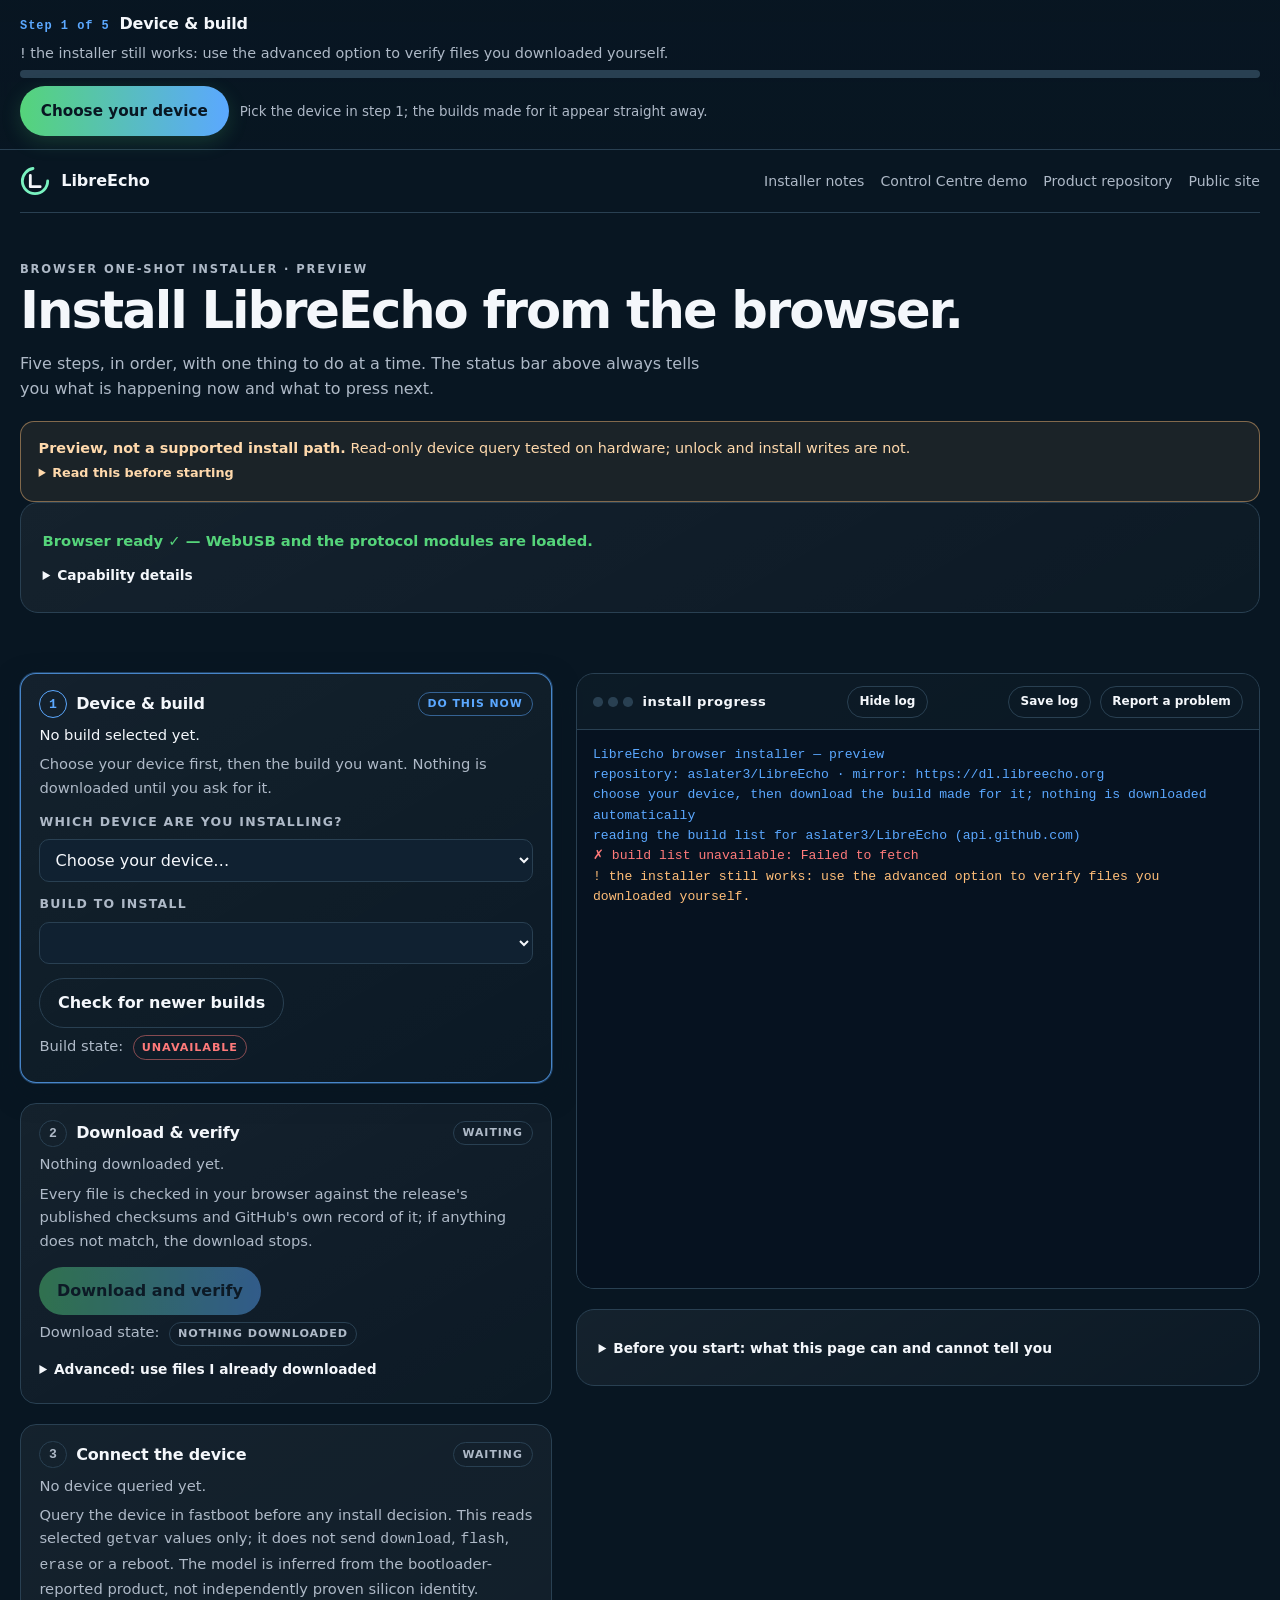
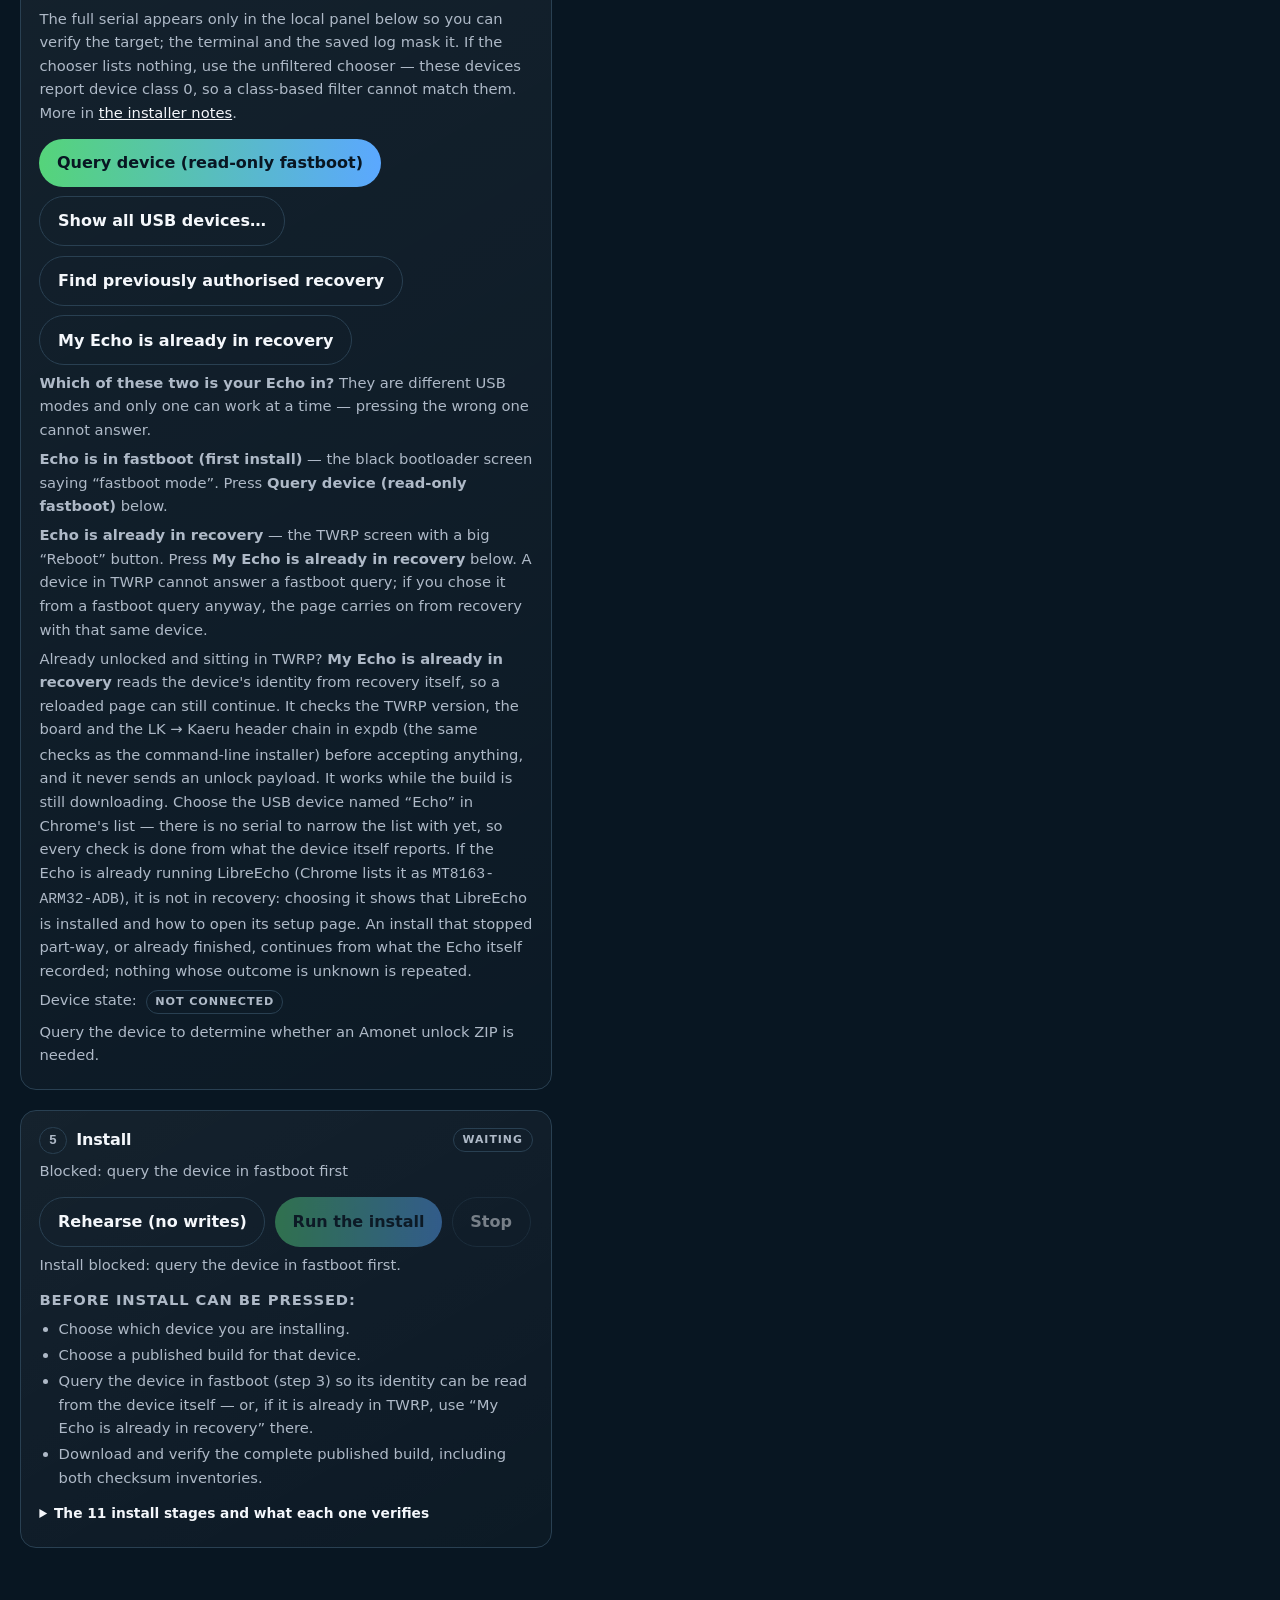
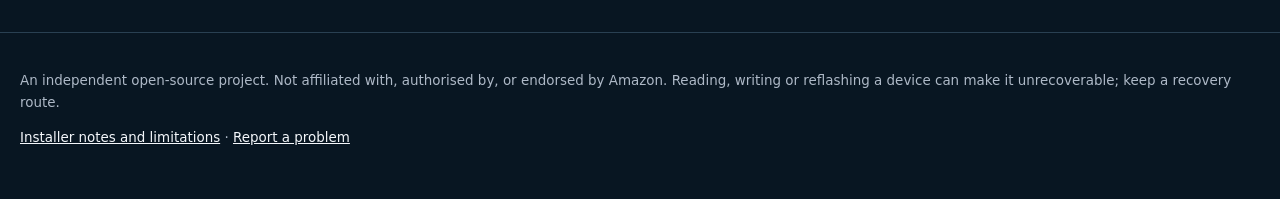
<file: index.html>
<!doctype html>
<html lang="en-GB">
<head>
  <meta charset="utf-8">
  <meta name="viewport" content="width=device-width, initial-scale=1">
  <meta name="description" content="LibreEcho browser installer preview: verify a published release, talk to the device over USB with WebUSB, and run the one-shot install with a terminal progress monitor.">
  <meta name="theme-color" content="#081622">
  <title>LibreEcho browser installer — preview</title>
  <link rel="icon" href="assets/images/favicon.svg" type="image/svg+xml" onerror="this.remove()">
  <link rel="stylesheet" href="css/installer.css">
</head>
<body>
<!-- Sticky status bar: the only thing that must always be on screen. Every stage
     change, operator action, success and failure is republished here. -->
<div class="status-bar-shell">
  <div class="status-bar" id="status-bar" data-kind="pending" role="status" aria-live="polite">
    <div class="status-bar-line">
      <span class="status-bar-stage" id="status-bar-stage">Step 1 of 5</span>
      <span class="status-bar-title" id="status-bar-title">Device &amp; build</span>
    </div>
    <p class="status-bar-message" id="status-bar-message">Choose your device to see the builds made for it.</p>
    <div class="status-bar-track" id="status-bar-progress" role="progressbar" aria-label="Overall progress"
         aria-valuemin="0" aria-valuemax="100" aria-valuenow="0">
      <span class="status-bar-fill" id="status-bar-fill"></span>
    </div>
    <div class="status-bar-action" id="status-bar-action-row" hidden>
      <button id="status-bar-action" class="primary" type="button" data-action-label="">Do this now</button>
      <span class="status-bar-hint" id="status-bar-hint"></span>
      <span class="status-bar-secondary" id="status-bar-secondary"></span>
    </div>
  </div>
</div>

<div class="wrap">
  <header class="installer-header">
    <a class="brand" href="https://dev.libreecho.org/">
      <img src="assets/images/mark.svg" alt="" width="30" height="30" onerror="this.remove()">
      <span>LibreEcho</span>
    </a>
    <nav aria-label="Installer navigation">
      <a href="NOTES.html">Installer notes</a>
      <a href="https://dev.libreecho.org/demo/">Control Centre demo</a>
      <a href="https://github.com/aslater3/LibreEcho" rel="noopener">Product repository</a>
      <a href="https://libreecho.org/">Public site</a>
    </nav>
  </header>

  <section class="installer-intro">
    <p class="eyebrow">Browser one-shot installer · preview</p>
    <h1>Install LibreEcho from the browser.</h1>
    <p class="intro-lead">Five steps, in order, with one thing to do at a time. The status bar above always tells you what is happening now and what to press next.</p>
    <div class="preview-banner">
      <strong>Preview, not a supported install path.</strong>
      Read-only device query tested on hardware; unlock and install writes are not.
      <details class="inline-details">
        <summary>Read this before starting</summary>
        <p>This page runs the install from your browser: it verifies a published release, asks the browser for USB access to the device, and drives the same stages the reviewed host installer drives — fastboot identity, the no-short unlock submission, the recovery-side initial install and a readback receipt after every write.</p>
        <p>No Python, no platform tools, no drivers: the browser is the host. Only Chromium-based desktop browsers expose WebUSB.</p>
        <p>Image safety is the release publisher's responsibility; this page verifies the published files and hardware target before installation. Hardware-acceptance and recovery-protocol checks still apply. These operations can make a device unrecoverable; the supported route remains the published release and its installation guide.</p>
      </details>
    </div>
    <section class="card card-compact" id="capability-card" aria-labelledby="capability-headline">
      <h2 id="capability-headline" class="visually-hidden">Browser capability</h2>
      <p class="capability-summary" id="capability-summary">Checking this browser…</p>
      <details id="capability-detail">
        <summary>Capability details</summary>
        <div id="capability" aria-live="polite"></div>
      </details>
    </section>
  </section>

  <div class="layout">
    <div class="column column-steps">
      <!-- 1 -->
      <section class="card step-card" id="card-device-build" data-step-card="device-build" data-state="active">
        <header class="step-card-head">
          <span class="step-card-number" aria-hidden="true">1</span>
          <h2>Device &amp; build</h2>
          <span class="step-badge" id="badge-device-build" data-state="waiting">waiting</span>
        </header>
        <p class="step-card-summary" id="summary-device-build">Nothing selected yet.</p>
        <div class="step-card-body">
          <p>Choose your device first, then the build you want. Nothing is downloaded until you ask for it.</p>
          <div class="field">
            <label for="device-select">Which device are you installing?</label>
            <select id="device-select" aria-describedby="release-meta"></select>
          </div>
          <div class="field">
            <label for="release-select">Build to install</label>
            <select id="release-select" aria-describedby="release-meta"></select>
          </div>
          <div class="actions">
            <button id="btn-refresh" class="ghost" type="button">Check for newer builds</button>
          </div>
          <div id="release-meta" class="status-line" style="display:block"></div>
          <p class="status-line">Build state: <span id="status-release" class="pill" data-state="pending">not loaded</span></p>
        </div>
        <div class="operator-callout" id="callout-device-build" hidden></div>
      </section>

      <!-- 2 -->
      <section class="card step-card" id="card-download-verify" data-step-card="download-verify" data-state="waiting">
        <header class="step-card-head">
          <span class="step-card-number" aria-hidden="true">2</span>
          <h2>Download &amp; verify</h2>
          <span class="step-badge" id="badge-download-verify" data-state="waiting">waiting</span>
        </header>
        <p class="step-card-summary" id="summary-download-verify">Nothing downloaded.</p>
        <div class="step-card-body">
          <p>Every file is checked in your browser against the release's published checksums and GitHub's own record of it; if anything does not match, the download stops.</p>
          <div id="download-panel" class="download-panel" style="display:none" aria-live="polite">
            <div class="download-head">
              <strong id="download-phase">Preparing</strong>
              <span id="download-percent">0%</span>
            </div>
            <div class="download-track"><span id="download-bar" class="download-bar"></span></div>
            <div class="download-meta">
              <span id="download-bytes">0 MB of 0 MB</span>
              <span id="download-files"></span>
              <span id="download-eta"></span>
            </div>
          </div>
          <div id="download-error" class="download-error" style="display:none" role="alert"></div>
          <div class="actions">
            <button id="btn-download" class="primary" type="button" disabled>Download and verify</button>
            <button id="btn-retry" class="ghost" type="button" style="display:none">Try again</button>
          </div>
          <p class="status-line">Download state: <span id="status-bundle" class="pill" data-state="pending">nothing downloaded</span></p>
          <details id="bundle-advanced">
            <summary>Advanced: use files I already downloaded</summary>
            <p class="fine-print">Only needed if this page cannot reach the download mirror (for example you are offline, or a download failed). Download the files for your device from the release page, then select the <code>…-SHA256SUMS</code> files together with the other files. They are checked against the same published checksums — nothing unchecked is ever used.</p>
            <input id="bundle-input" type="file" multiple aria-label="Release bundle files">
            <input id="bundle-folder-input" type="file" multiple webkitdirectory directory aria-label="Release bundle folder">
            <div class="actions">
              <button id="btn-bundle" class="ghost" type="button">Select files I downloaded…</button>
              <button class="ghost" type="button" onclick="document.getElementById('bundle-folder-input').click()">Select the folder I downloaded…</button>
            </div>
          </details>
        </div>
        <div class="operator-callout" id="callout-download-verify" hidden></div>
      </section>

      <!-- 3 -->
      <section class="card step-card" id="card-connect-device" data-step-card="connect-device" data-state="waiting">
        <header class="step-card-head">
          <span class="step-card-number" aria-hidden="true">3</span>
          <h2>Connect the device</h2>
          <span class="step-badge" id="badge-connect-device" data-state="waiting">waiting</span>
        </header>
        <p class="step-card-summary" id="summary-connect-device">No device queried yet.</p>
        <div class="step-card-body">
          <p>Query the device in fastboot before any install decision. This reads selected <code>getvar</code> values only; it does not send <code>download</code>, <code>flash</code>, <code>erase</code> or a reboot. The model is inferred from the bootloader-reported product, not independently proven silicon identity.</p>
          <p class="fine-print">The full serial appears only in the local panel below so you can verify the target; the terminal and the saved log mask it. If the chooser lists nothing, use the unfiltered chooser — these devices report device class 0, so a class-based filter cannot match them. More in <a href="NOTES.html">the installer notes</a>.</p>
          <div class="actions">
            <button id="btn-connect" class="primary" type="button">Query device (read-only fastboot)</button>
            <button id="btn-connect-any" class="ghost" type="button">Show all USB devices…</button>
            <button id="btn-recovery" class="ghost" type="button">Find previously authorised recovery</button>
            <button id="btn-grant-recovery" class="ghost" type="button">Allow USB access to TWRP</button>
            <button id="btn-recovery-entry" class="ghost" type="button">My Echo is already in recovery</button>
          </div>
          <p id="device-mode-choice"><strong>Which of these two is your Echo in?</strong> They are different USB modes and only one can work at a time — pressing the wrong one cannot answer.</p>
          <p class="fine-print" id="choice-fastboot"><strong>Echo is in fastboot (first install)</strong> — the black bootloader screen saying “fastboot mode”. Press <strong>Query device (read-only fastboot)</strong> below.</p>
          <p class="fine-print" id="choice-recovery"><strong>Echo is already in recovery</strong> — the TWRP screen with a big “Reboot” button. Press <strong>My Echo is already in recovery</strong> below. A device in TWRP cannot answer a fastboot query; if you chose it from a fastboot query anyway, the page carries on from recovery with that same device.</p>
          <p class="fine-print" id="device-mode-choice-done" hidden>Your Echo is identified, so step 3 needs nothing more from you. The two choices above apply only until a device is identified.</p>
          <p class="fine-print">Already unlocked and sitting in TWRP? <strong>My Echo is already in recovery</strong> reads the device's identity from recovery itself, so a reloaded page can still continue. It checks the TWRP version, the board and the LK → Kaeru header chain in <code>expdb</code> (the same checks as the command-line installer) before accepting anything, and it never sends an unlock payload. It works while the build is still downloading. Choose the USB device named “Echo” in Chrome's list — there is no serial to narrow the list with yet, so every check is done from what the device itself reports. If the Echo is already running LibreEcho (Chrome lists it as <code>MT8163-ARM32-ADB</code>), it is not in recovery: choosing it shows that LibreEcho is installed and how to open its setup page. An install that stopped part-way, or already finished, continues from what the Echo itself recorded; nothing whose outcome is unknown is repeated.</p>
          <p class="status-line">Device state: <span id="status-device" class="pill" data-state="pending">not connected</span></p>
          <div id="device-panel" aria-live="polite"></div>
          <p id="amonet-route" role="status" aria-live="polite">Query the device to determine whether an Amonet unlock ZIP is needed.</p>
          <p id="recovery-wait" class="recovery-wait" role="status" aria-live="polite" style="display:none"></p>
          <p id="recovery-countdown" class="recovery-wait" role="status" aria-live="off"></p>
        </div>
        <div class="operator-callout" id="callout-connect-device" hidden></div>
      </section>

      <!-- 4 -->
      <section class="card step-card" id="amonet-panel" data-step-card="unlock-payload" data-state="waiting" hidden>
        <header class="step-card-head">
          <span class="step-card-number" aria-hidden="true">4</span>
          <h2>Unlock payload</h2>
          <span class="step-badge" id="badge-unlock-payload" data-state="waiting">waiting</span>
        </header>
        <p class="step-card-summary" id="summary-unlock-payload">Not needed.</p>
        <div class="step-card-body">
          <p>Select the matching <code>amonet-*.zip</code>; the browser verifies the entire archive, extracts the exact LK-build fastbrick member and verifies that member's size and SHA-256. With an approved CORS mirror configured, the fetch button obtains the same pinned ZIP automatically. No archive or payload is sent to USB by these preparation controls.</p>
          <input id="amonet-archive-input" type="file" accept=".zip" aria-label="Pinned Amonet archive">
          <div class="actions">
            <button id="btn-amonet-archive" type="button">Select pinned Amonet ZIP…</button>
            <button id="btn-fetch-amonet" class="ghost" type="button" disabled>Fetch pinned ZIP from configured mirror</button>
          </div>
          <details>
            <summary>Advanced: select the extracted fastbrick image instead</summary>
            <input id="payload-input" type="file" aria-label="Pinned fastbrick payload image">
            <button class="ghost" type="button" onclick="document.getElementById('payload-input').click()">Select pinned fastbrick image…</button>
          </details>
          <div id="allow-unpinned-wrap" class="unpinned-lk" hidden>
            <input id="allow-unpinned-lk" type="checkbox">
            <label for="allow-unpinned-lk">
              <strong>Allow untested LK build</strong> — send the archive's default fastbrick payload to this device even though its LK build is not pinned.
              <span class="fine-print">This is the community scripts' fallback behaviour, not a supported combination: the unlock can fail, time out, or leave early boot-chain storage changed, and it is never retried automatically. Only tick this if you can recover the device another way.</span>
            </label>
          </div>
          <p class="status-line">Payload state: <span id="status-payload" class="pill" data-state="pending">none selected</span></p>
        </div>
        <div class="operator-callout" id="callout-unlock-payload" hidden></div>
      </section>

      <!-- 5 -->
      <section class="card step-card" id="card-install" data-step-card="install" data-state="waiting">
        <header class="step-card-head">
          <span class="step-card-number" aria-hidden="true">5</span>
          <h2>Install</h2>
          <span class="step-badge" id="badge-install" data-state="waiting">waiting</span>
        </header>
        <p class="step-card-summary" id="summary-install">Blocked until the steps above are done.</p>
        <div class="step-card-body">
          <div class="actions">
            <button id="btn-dry-run" class="ghost" type="button">Rehearse (no writes)</button>
            <button id="btn-run" class="primary" type="button" disabled aria-describedby="install-readiness">Run the install</button>
            <button id="btn-continue-twrp" class="primary" type="button" hidden aria-describedby="install-readiness">Continue from TWRP</button>
            <button id="btn-abort" class="ghost" type="button" disabled>Stop</button>
          </div>
          <p id="install-readiness" class="fine-print" role="status" aria-live="polite">Query the device and verify its published build before installation.</p>
          <div id="install-prereq-wrap" class="prereq-wrap">
            <p class="prereq-head" id="install-prereq-head">Before Install can be pressed:</p>
            <ul id="install-prereqs" class="prereq-list"></ul>
          </div>
          <details id="stage-list-details">
            <summary>The 11 install stages and what each one verifies</summary>
            <ol id="step-list" class="step-list"></ol>
            <ul>
              <li><strong>Release</strong> — both checksum inventories and the recovery ZIP/manifest are verified against the release API's digests before any write.</li>
              <li><strong>Bundle</strong> — every selected file is hashed in the browser and compared with the release digest.</li>
              <li><strong>Device</strong> — <code>getvar product</code>, <code>unlock_status</code> and the LK build description are read from the device itself; an unknown target stops the run.</li>
              <li><strong>Unlock</strong> — the pinned build-specific payload is checked locally; an unpinned LK build is refused unless the operator ticks “Allow untested LK build”, which sends the archive's default image and says so before the write. fastbrick itself changes early boot-chain storage. A timeout is not accepted as proof of success and is never auto-retried.</li>
              <li><strong>Recovery</strong> — TWRP's ADB serial must match the fastboot serial, and the Kaeru header in <code>expdb</code> must be intact before staging files.</li>
              <li><strong>Stage</strong> — only files that matched the API-anchored normal and TWRP checksum inventories are pushed and re-hashed on the device.</li>
              <li><strong>Install</strong> — the recovery installer's machine-readable receipt is read back after each run; the installer reshapes userdata first when the layout does not match the image contract, and asks for a reboot in between.</li>
              <li><strong>Verify</strong> — after the final reboot the page re-attaches to the running image over USB, checks the same serial came back and that LibreEcho reports ready, then closes the connection and shows how to open setup.</li>
            </ul>
          </details>
        </div>
        <div class="operator-callout" id="callout-install" hidden></div>
      </section>
    </div>

    <div class="column column-log">
      <section class="card terminal-card" id="log-card">
        <div class="terminal-head">
          <span class="dots" aria-hidden="true"><i></i><i></i><i></i></span>
          <strong>install progress</strong>
          <button id="btn-log-toggle" class="ghost" type="button" aria-expanded="true" aria-controls="terminal">Hide log</button>
          <button id="download-log" class="ghost" type="button">Save log</button>
          <button id="btn-report" class="ghost" type="button" aria-haspopup="dialog">Report a problem</button>
        </div>
        <ol id="terminal" aria-live="polite" aria-label="Install progress log"></ol>
      </section>

      <section class="card">
        <details>
          <summary>Before you start: what this page can and cannot tell you</summary>
          <p>The read-only query reads selected <code>getvar</code> values only. It does not send <code>download</code>, <code>flash</code>, <code>erase</code> or a reboot.</p>
          <p>The model is inferred from the bootloader-reported product, not independently proven silicon identity.</p>
          <p>If the chooser lists nothing, the device is not presenting an identity this page knows. Use the unfiltered chooser — these devices report device class 0, so a class-based filter cannot match them.</p>
          <p>Long-form limitations are kept in <a href="NOTES.html">the installer notes</a> rather than repeated here.</p>
        </details>
      </section>
    </div>
  </div>
</div>

<footer class="installer-footer">
  <div class="wrap">
    <p>An independent open-source project. Not affiliated with, authorised by, or endorsed by Amazon. Reading, writing or reflashing a device can make it unrecoverable; keep a recovery route.</p>
    <p><a href="NOTES.html">Installer notes and limitations</a> · <a href="#report" id="footer-report">Report a problem</a></p>
  </div>
</footer>

<dialog id="report-dialog" aria-labelledby="report-title">
  <form id="report-form" method="dialog">
    <h2 id="report-title">Report a problem</h2>
    <p>This opens a new bug report on GitHub with what you write here and the installer log filled in. Nothing is sent until you check it and press <strong>Create</strong> on GitHub, which needs a GitHub account.</p>
    <div class="field">
      <label for="report-summary">Short summary</label>
      <input id="report-summary" type="text" maxlength="120" required placeholder="For example: stuck waiting for recovery">
    </div>
    <div class="field">
      <label for="report-what">What happened?</label>
      <textarea id="report-what" rows="4" required placeholder="What you did, and what the installer did or showed"></textarea>
    </div>
    <div class="field">
      <label for="report-expected">What did you expect?</label>
      <textarea id="report-expected" rows="2" placeholder="Optional"></textarea>
    </div>
    <label class="check"><input id="report-include-log" type="checkbox" checked> Include the installer log</label>
    <p class="fine-print">The log masks your device serial. MAC addresses, local IP addresses and anything that looks like a password are removed too, but please read the report before you submit it. GitHub rejects prefill links over about 7 kB (the installer keeps them under 6 kB), so in a long report the log — or, if you pasted a lot of text, the description — is shortened to fit, and whatever was cut is copied to your clipboard to paste in.</p>
    <p class="fine-print" id="report-status" role="status" aria-live="polite"></p>
    <div class="actions">
      <button id="report-submit" class="primary" type="submit" value="open">Open the report on GitHub</button>
      <button id="report-cancel" class="ghost" type="button">Cancel</button>
    </div>
  </form>
</dialog>

<script type="module" src="js/app.js?v=published-target-4"></script>
</body>
</html>
</file>
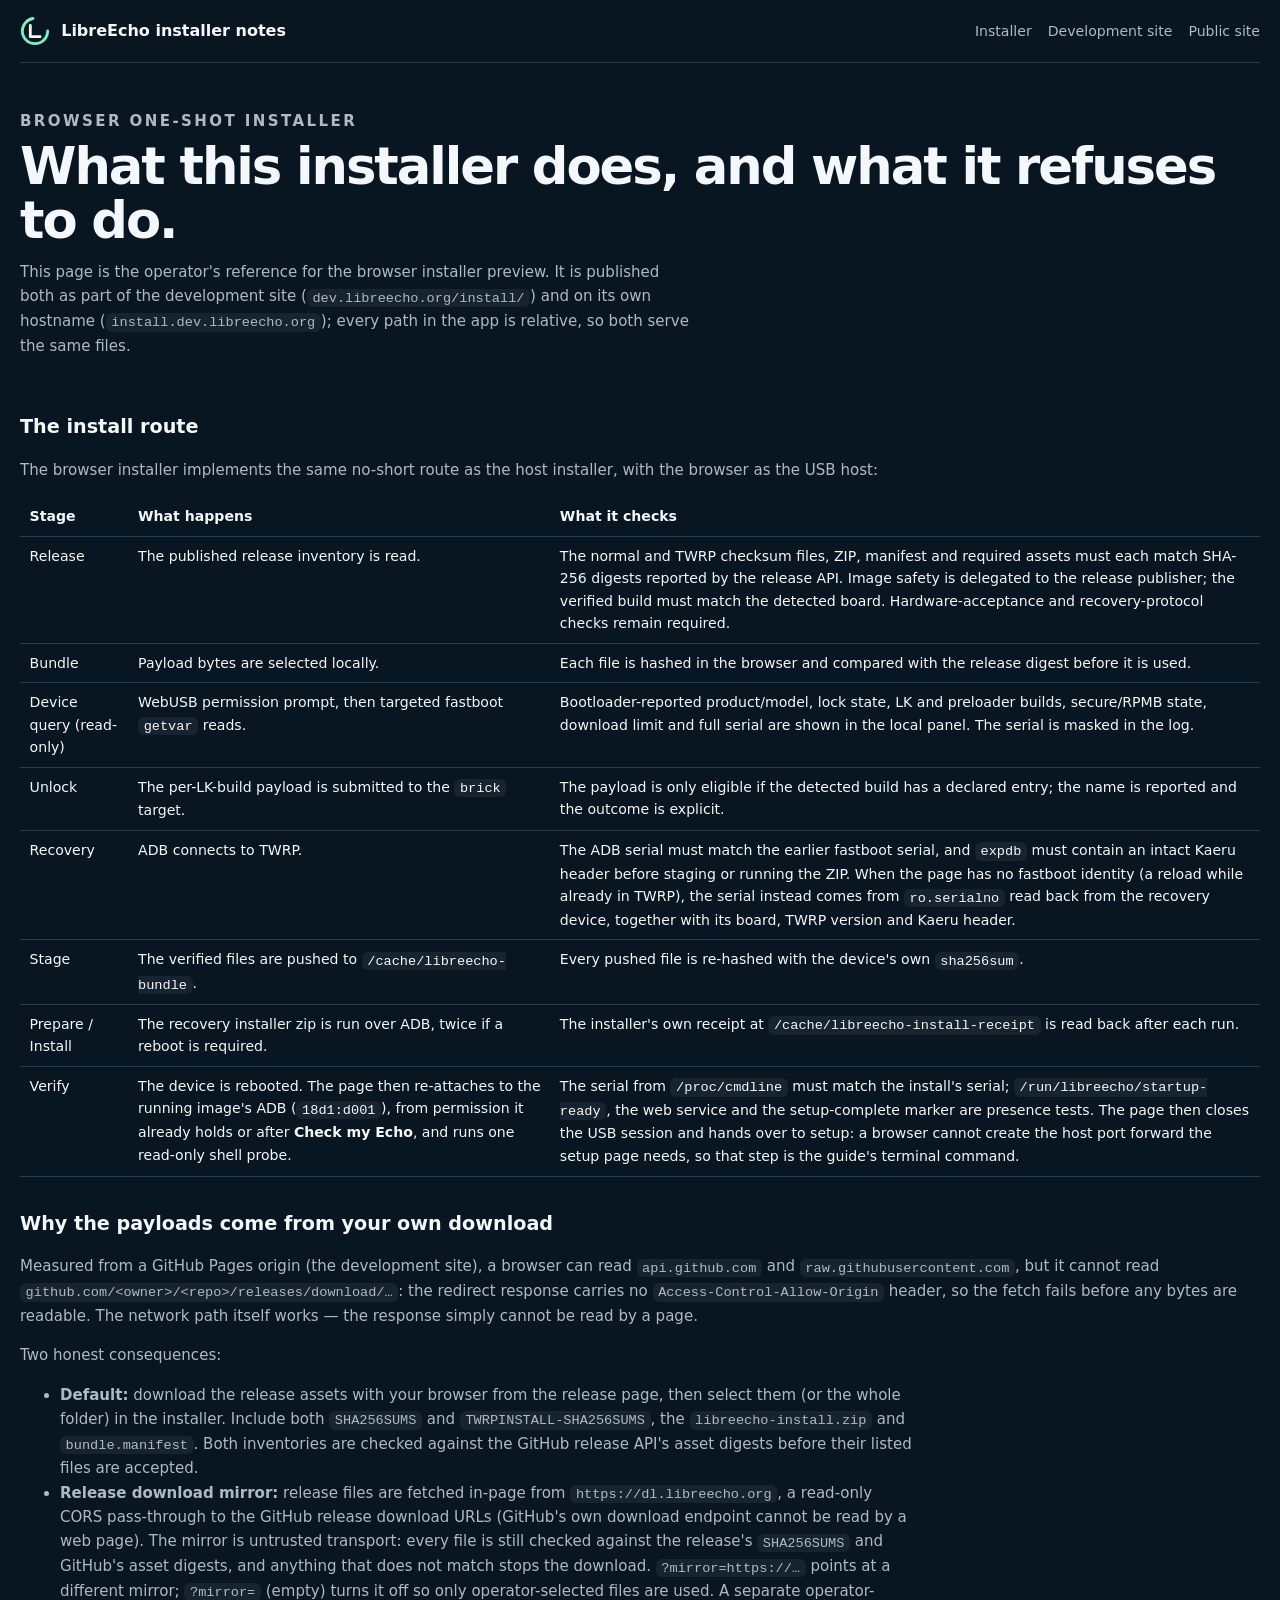
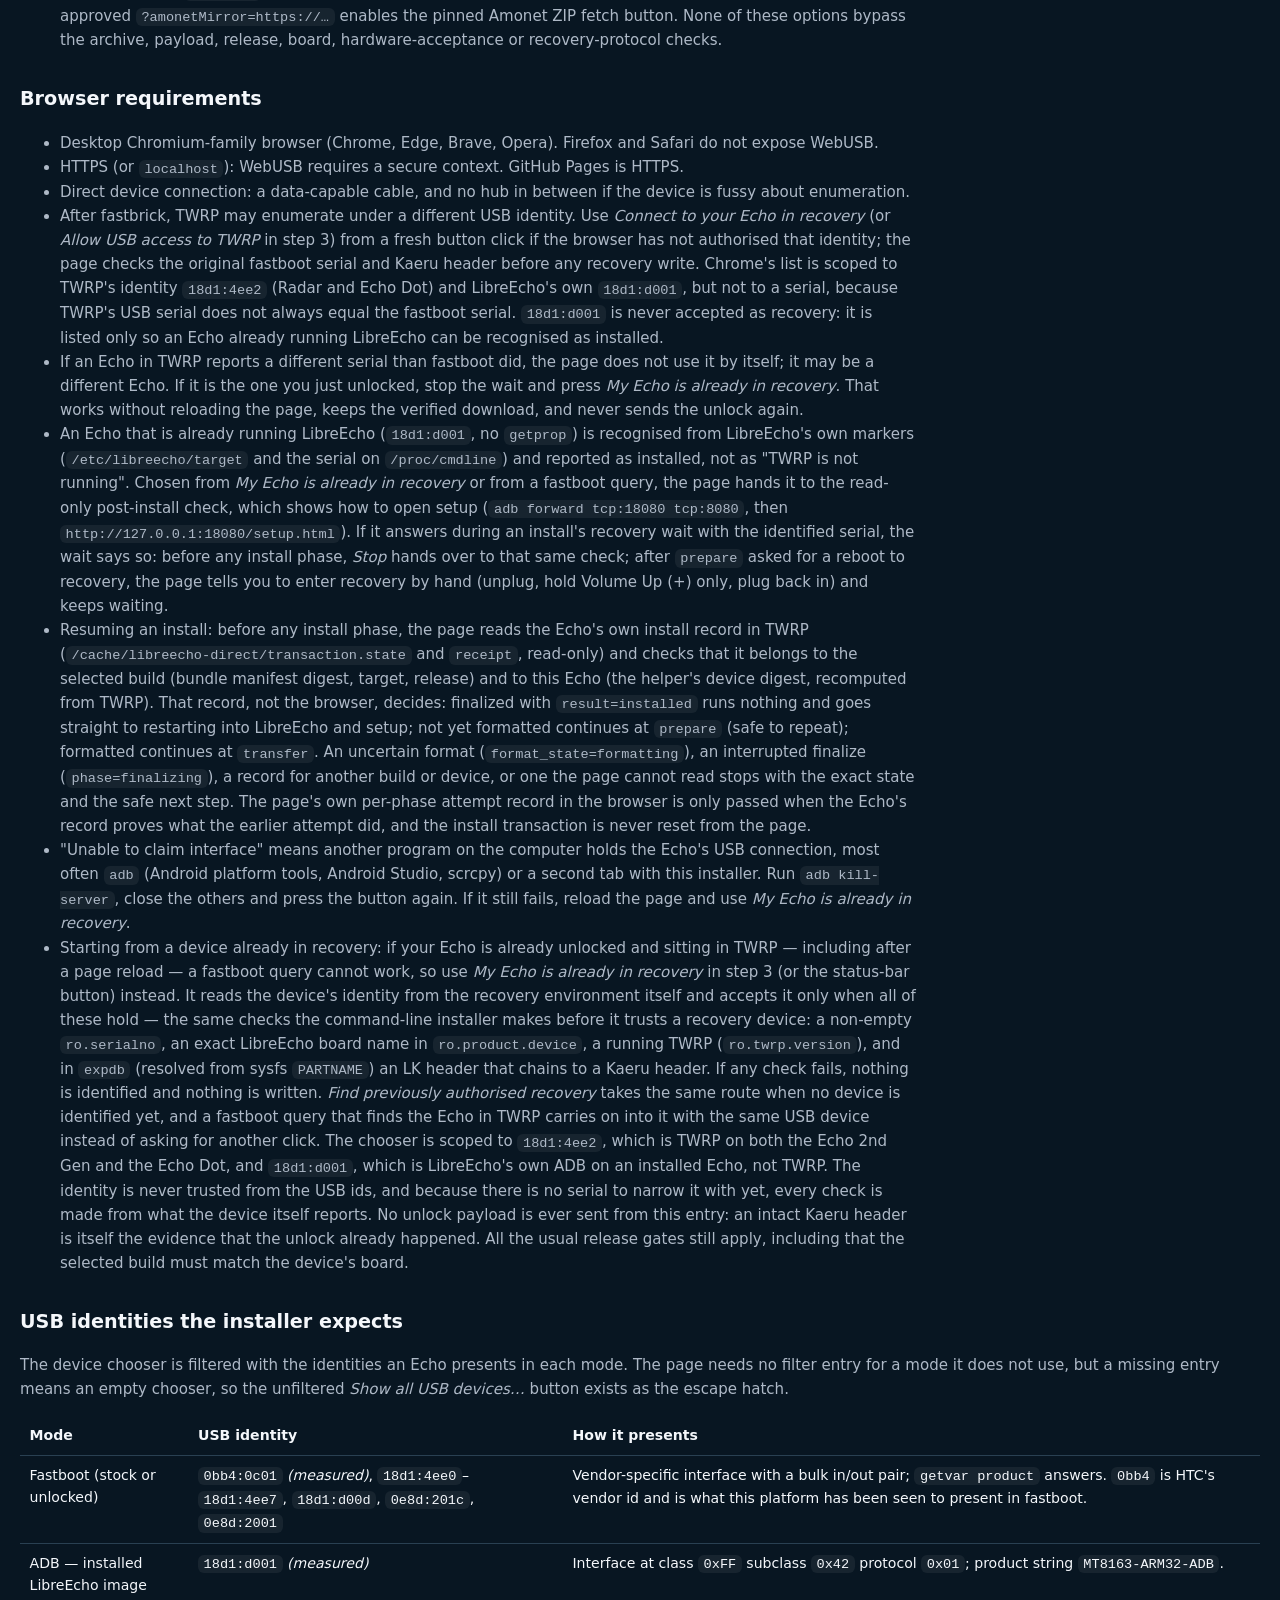
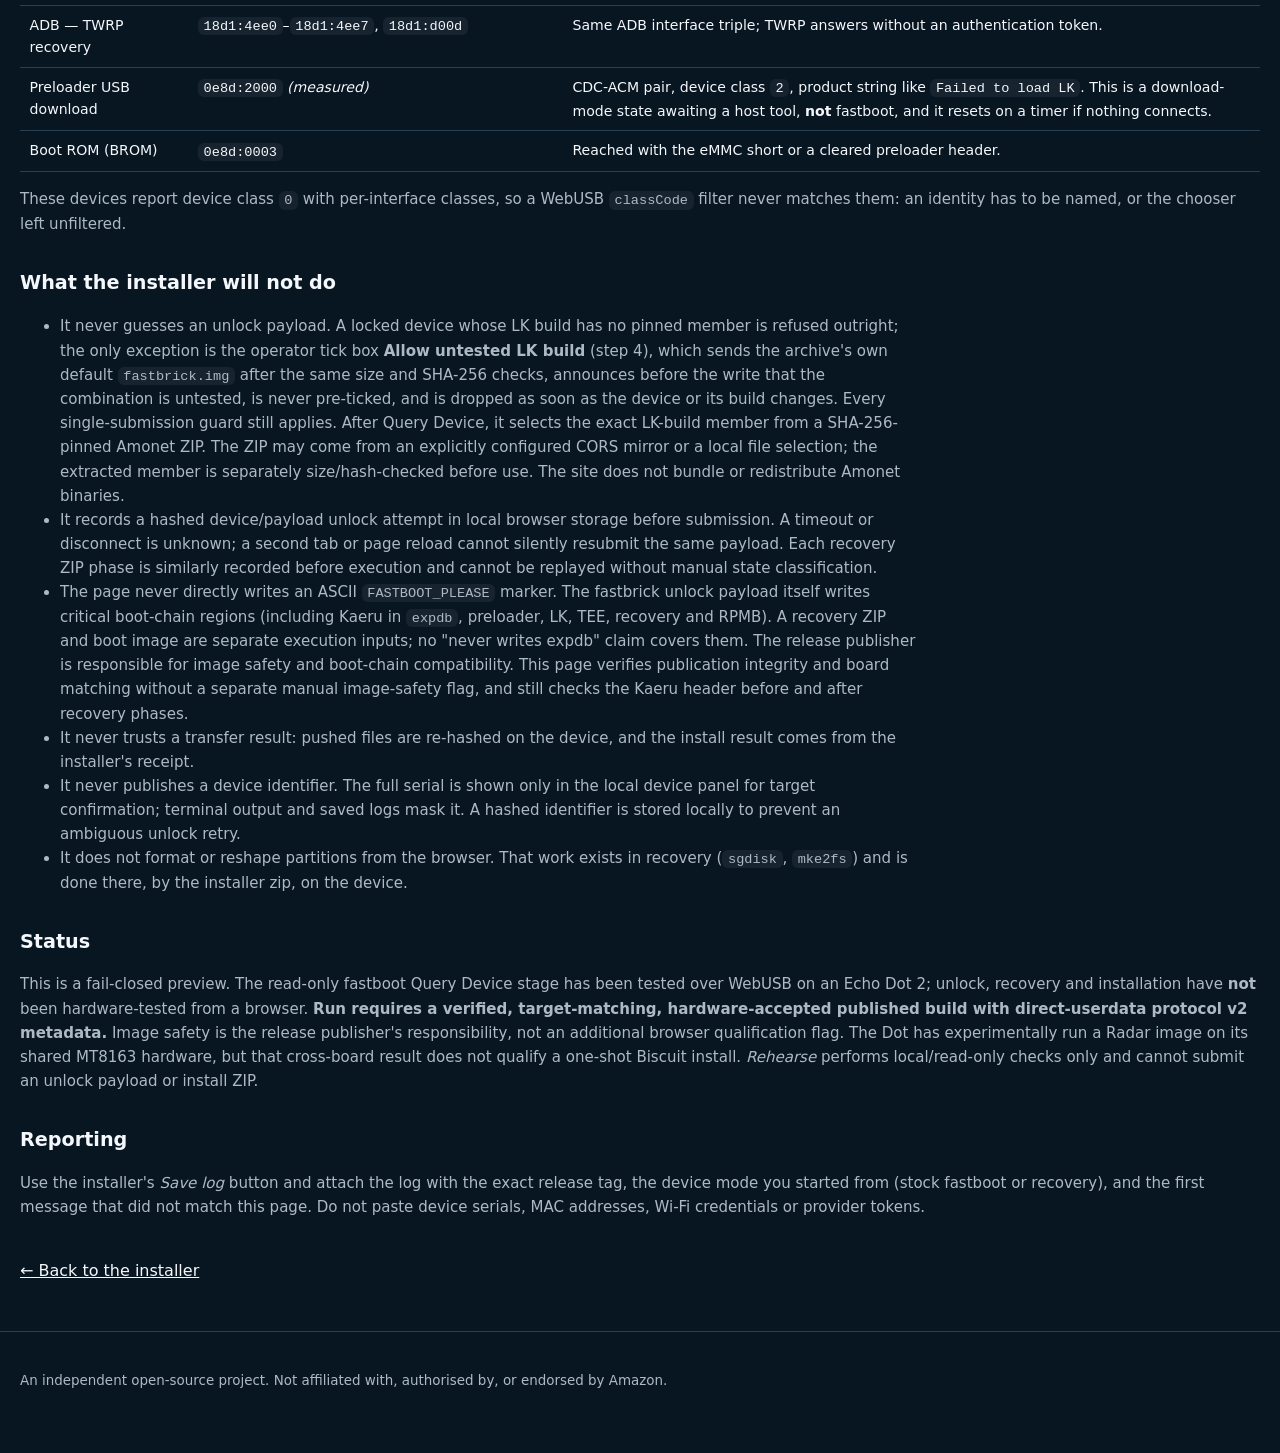
<file: NOTES.html>
<!doctype html>
<html lang="en-GB">
<head>
  <meta charset="utf-8">
  <meta name="viewport" content="width=device-width, initial-scale=1">
  <meta name="description" content="LibreEcho browser installer notes: what it does, what it refuses to do, which browser features it needs, and how to configure an asset mirror.">
  <meta name="theme-color" content="#081622">
  <title>LibreEcho browser installer — notes</title>
  <link rel="icon" href="assets/images/favicon.svg" type="image/svg+xml" onerror="this.remove()">
  <link rel="stylesheet" href="css/installer.css">
  <style>
    .notes ul{max-width:88ch}
    .notes .wrap{padding-bottom:4rem}
    .back{display:inline-block;margin:1.5rem 0 0}
  </style>
</head>
<body>
<div class="wrap">
  <header class="installer-header">
    <a class="brand" href="index.html">
      <img src="assets/images/mark.svg" alt="" width="30" height="30" onerror="this.remove()">
      <span>LibreEcho installer notes</span>
    </a>
    <nav aria-label="Installer navigation">
      <a href="index.html">Installer</a>
      <a href="https://dev.libreecho.org/">Development site</a>
      <a href="https://libreecho.org/">Public site</a>
    </nav>
  </header>

  <main class="notes">
    <section class="installer-intro">
      <p class="eyebrow">Browser one-shot installer</p>
      <h1>What this installer does, and what it refuses to do.</h1>
      <p>This page is the operator's reference for the browser installer preview. It is published both as part of the development site (<code>dev.libreecho.org/install/</code>) and on its own hostname (<code>install.dev.libreecho.org</code>); every path in the app is relative, so both serve the same files.</p>
    </section>

    <h2>The install route</h2>
    <p>The browser installer implements the same no-short route as the host installer, with the browser as the USB host:</p>
    <table>
      <thead><tr><th>Stage</th><th>What happens</th><th>What it checks</th></tr></thead>
      <tbody>
        <tr><td>Release</td><td>The published release inventory is read.</td><td>The normal and TWRP checksum files, ZIP, manifest and required assets must each match SHA-256 digests reported by the release API. Image safety is delegated to the release publisher; the verified build must match the detected board. Hardware-acceptance and recovery-protocol checks remain required.</td></tr>
        <tr><td>Bundle</td><td>Payload bytes are selected locally.</td><td>Each file is hashed in the browser and compared with the release digest before it is used.</td></tr>
        <tr><td>Device query (read-only)</td><td>WebUSB permission prompt, then targeted fastboot <code>getvar</code> reads.</td><td>Bootloader-reported product/model, lock state, LK and preloader builds, secure/RPMB state, download limit and full serial are shown in the local panel. The serial is masked in the log.</td></tr>
        <tr><td>Unlock</td><td>The per-LK-build payload is submitted to the <code>brick</code> target.</td><td>The payload is only eligible if the detected build has a declared entry; the name is reported and the outcome is explicit.</td></tr>
        <tr><td>Recovery</td><td>ADB connects to TWRP.</td><td>The ADB serial must match the earlier fastboot serial, and <code>expdb</code> must contain an intact Kaeru header before staging or running the ZIP. When the page has no fastboot identity (a reload while already in TWRP), the serial instead comes from <code>ro.serialno</code> read back from the recovery device, together with its board, TWRP version and Kaeru header.</td></tr>
        <tr><td>Stage</td><td>The verified files are pushed to <code>/cache/libreecho-bundle</code>.</td><td>Every pushed file is re-hashed with the device's own <code>sha256sum</code>.</td></tr>
        <tr><td>Prepare / Install</td><td>The recovery installer zip is run over ADB, twice if a reboot is required.</td><td>The installer's own receipt at <code>/cache/libreecho-install-receipt</code> is read back after each run.</td></tr>
        <tr><td>Verify</td><td>The device is rebooted. The page then re-attaches to the running image's ADB (<code>18d1:d001</code>), from permission it already holds or after <strong>Check my Echo</strong>, and runs one read-only shell probe.</td><td>The serial from <code>/proc/cmdline</code> must match the install's serial; <code>/run/libreecho/startup-ready</code>, the web service and the setup-complete marker are presence tests. The page then closes the USB session and hands over to setup: a browser cannot create the host port forward the setup page needs, so that step is the guide's terminal command.</td></tr>
      </tbody>
    </table>

    <h2>Why the payloads come from your own download</h2>
    <p>Measured from a GitHub Pages origin (the development site), a browser can read <code>api.github.com</code> and <code>raw.githubusercontent.com</code>, but it cannot read <code>github.com/&lt;owner&gt;/&lt;repo&gt;/releases/download/…</code>: the redirect response carries no <code>Access-Control-Allow-Origin</code> header, so the fetch fails before any bytes are readable. The network path itself works — the response simply cannot be read by a page.</p>
    <p>Two honest consequences:</p>
    <ul>
      <li><strong>Default:</strong> download the release assets with your browser from the release page, then select them (or the whole folder) in the installer. Include both <code>SHA256SUMS</code> and <code>TWRPINSTALL-SHA256SUMS</code>, the <code>libreecho-install.zip</code> and <code>bundle.manifest</code>. Both inventories are checked against the GitHub release API's asset digests before their listed files are accepted.</li>
      <li><strong>Release download mirror:</strong> release files are fetched in-page from <code>https://dl.libreecho.org</code>, a read-only CORS pass-through to the GitHub release download URLs (GitHub's own download endpoint cannot be read by a web page). The mirror is untrusted transport: every file is still checked against the release's <code>SHA256SUMS</code> and GitHub's asset digests, and anything that does not match stops the download. <code>?mirror=https://…</code> points at a different mirror; <code>?mirror=</code> (empty) turns it off so only operator-selected files are used. A separate operator-approved <code>?amonetMirror=https://…</code> enables the pinned Amonet ZIP fetch button. None of these options bypass the archive, payload, release, board, hardware-acceptance or recovery-protocol checks.</li>
    </ul>

    <h2>Browser requirements</h2>
    <ul>
      <li>Desktop Chromium-family browser (Chrome, Edge, Brave, Opera). Firefox and Safari do not expose WebUSB.</li>
      <li>HTTPS (or <code>localhost</code>): WebUSB requires a secure context. GitHub Pages is HTTPS.</li>
      <li>Direct device connection: a data-capable cable, and no hub in between if the device is fussy about enumeration.</li>
      <li>After fastbrick, TWRP may enumerate under a different USB identity. Use <em>Connect to your Echo in recovery</em> (or <em>Allow USB access to TWRP</em> in step 3) from a fresh button click if the browser has not authorised that identity; the page checks the original fastboot serial and Kaeru header before any recovery write. Chrome's list is scoped to TWRP's identity <code>18d1:4ee2</code> (Radar and Echo Dot) and LibreEcho's own <code>18d1:d001</code>, but not to a serial, because TWRP's USB serial does not always equal the fastboot serial. <code>18d1:d001</code> is never accepted as recovery: it is listed only so an Echo already running LibreEcho can be recognised as installed.</li>
      <li>If an Echo in TWRP reports a different serial than fastboot did, the page does not use it by itself; it may be a different Echo. If it is the one you just unlocked, stop the wait and press <em>My Echo is already in recovery</em>. That works without reloading the page, keeps the verified download, and never sends the unlock again.</li>
      <li>An Echo that is already running LibreEcho (<code>18d1:d001</code>, no <code>getprop</code>) is recognised from LibreEcho's own markers (<code>/etc/libreecho/target</code> and the serial on <code>/proc/cmdline</code>) and reported as installed, not as "TWRP is not running". Chosen from <em>My Echo is already in recovery</em> or from a fastboot query, the page hands it to the read-only post-install check, which shows how to open setup (<code>adb forward tcp:18080 tcp:8080</code>, then <code>http://127.0.0.1:18080/setup.html</code>). If it answers during an install's recovery wait with the identified serial, the wait says so: before any install phase, <em>Stop</em> hands over to that same check; after <code>prepare</code> asked for a reboot to recovery, the page tells you to enter recovery by hand (unplug, hold Volume Up (+) only, plug back in) and keeps waiting.</li>
      <li>Resuming an install: before any install phase, the page reads the Echo's own install record in TWRP (<code>/cache/libreecho-direct/transaction.state</code> and <code>receipt</code>, read-only) and checks that it belongs to the selected build (bundle manifest digest, target, release) and to this Echo (the helper's device digest, recomputed from TWRP). That record, not the browser, decides: finalized with <code>result=installed</code> runs nothing and goes straight to restarting into LibreEcho and setup; not yet formatted continues at <code>prepare</code> (safe to repeat); formatted continues at <code>transfer</code>. An uncertain format (<code>format_state=formatting</code>), an interrupted finalize (<code>phase=finalizing</code>), a record for another build or device, or one the page cannot read stops with the exact state and the safe next step. The page's own per-phase attempt record in the browser is only passed when the Echo's record proves what the earlier attempt did, and the install transaction is never reset from the page.</li>
      <li>"Unable to claim interface" means another program on the computer holds the Echo's USB connection, most often <code>adb</code> (Android platform tools, Android Studio, scrcpy) or a second tab with this installer. Run <code>adb kill-server</code>, close the others and press the button again. If it still fails, reload the page and use <em>My Echo is already in recovery</em>.</li>
      <li>Starting from a device already in recovery: if your Echo is already unlocked and sitting in TWRP — including after a page reload — a fastboot query cannot work, so use <em>My Echo is already in recovery</em> in step 3 (or the status-bar button) instead. It reads the device's identity from the recovery environment itself and accepts it only when all of these hold — the same checks the command-line installer makes before it trusts a recovery device: a non-empty <code>ro.serialno</code>, an exact LibreEcho board name in <code>ro.product.device</code>, a running TWRP (<code>ro.twrp.version</code>), and in <code>expdb</code> (resolved from sysfs <code>PARTNAME</code>) an LK header that chains to a Kaeru header. If any check fails, nothing is identified and nothing is written. <em>Find previously authorised recovery</em> takes the same route when no device is identified yet, and a fastboot query that finds the Echo in TWRP carries on into it with the same USB device instead of asking for another click. The chooser is scoped to <code>18d1:4ee2</code>, which is TWRP on both the Echo 2nd Gen and the Echo Dot, and <code>18d1:d001</code>, which is LibreEcho's own ADB on an installed Echo, not TWRP. The identity is never trusted from the USB ids, and because there is no serial to narrow it with yet, every check is made from what the device itself reports. No unlock payload is ever sent from this entry: an intact Kaeru header is itself the evidence that the unlock already happened. All the usual release gates still apply, including that the selected build must match the device's board.</li>
    </ul>

    <h2>USB identities the installer expects</h2>
    <p>The device chooser is filtered with the identities an Echo presents in each mode. The page needs no filter entry for a mode it does not use, but a missing entry means an empty chooser, so the unfiltered <em>Show all USB devices…</em> button exists as the escape hatch.</p>
    <table>
      <thead><tr><th>Mode</th><th>USB identity</th><th>How it presents</th></tr></thead>
      <tbody>
        <tr><td>Fastboot (stock or unlocked)</td><td><code>0bb4:0c01</code> <em>(measured)</em>, <code>18d1:4ee0</code>–<code>18d1:4ee7</code>, <code>18d1:d00d</code>, <code>0e8d:201c</code>, <code>0e8d:2001</code></td><td>Vendor-specific interface with a bulk in/out pair; <code>getvar product</code> answers. <code>0bb4</code> is HTC's vendor id and is what this platform has been seen to present in fastboot.</td></tr>
        <tr><td>ADB — installed LibreEcho image</td><td><code>18d1:d001</code> <em>(measured)</em></td><td>Interface at class <code>0xFF</code> subclass <code>0x42</code> protocol <code>0x01</code>; product string <code>MT8163-ARM32-ADB</code>.</td></tr>
        <tr><td>ADB — TWRP recovery</td><td><code>18d1:4ee0</code>–<code>18d1:4ee7</code>, <code>18d1:d00d</code></td><td>Same ADB interface triple; TWRP answers without an authentication token.</td></tr>
        <tr><td>Preloader USB download</td><td><code>0e8d:2000</code> <em>(measured)</em></td><td>CDC-ACM pair, device class <code>2</code>, product string like <code>Failed to load LK</code>. This is a download-mode state awaiting a host tool, <strong>not</strong> fastboot, and it resets on a timer if nothing connects.</td></tr>
        <tr><td>Boot ROM (BROM)</td><td><code>0e8d:0003</code></td><td>Reached with the eMMC short or a cleared preloader header.</td></tr>
      </tbody>
    </table>
    <p>These devices report device class <code>0</code> with per-interface classes, so a WebUSB <code>classCode</code> filter never matches them: an identity has to be named, or the chooser left unfiltered.</p>

    <h2>What the installer will not do</h2>
    <ul>
      <li>It never guesses an unlock payload. A locked device whose LK build has no pinned member is refused outright; the only exception is the operator tick box <strong>Allow untested LK build</strong> (step 4), which sends the archive's own default <code>fastbrick.img</code> after the same size and SHA-256 checks, announces before the write that the combination is untested, is never pre-ticked, and is dropped as soon as the device or its build changes. Every single-submission guard still applies. After Query Device, it selects the exact LK-build member from a SHA-256-pinned Amonet ZIP. The ZIP may come from an explicitly configured CORS mirror or a local file selection; the extracted member is separately size/hash-checked before use. The site does not bundle or redistribute Amonet binaries.</li>
      <li>It records a hashed device/payload unlock attempt in local browser storage before submission. A timeout or disconnect is unknown; a second tab or page reload cannot silently resubmit the same payload. Each recovery ZIP phase is similarly recorded before execution and cannot be replayed without manual state classification.</li>
      <li>The page never directly writes an ASCII <code>FASTBOOT_PLEASE</code> marker. The fastbrick unlock payload itself writes critical boot-chain regions (including Kaeru in <code>expdb</code>, preloader, LK, TEE, recovery and RPMB). A recovery ZIP and boot image are separate execution inputs; no "never writes expdb" claim covers them. The release publisher is responsible for image safety and boot-chain compatibility. This page verifies publication integrity and board matching without a separate manual image-safety flag, and still checks the Kaeru header before and after recovery phases.</li>
      <li>It never trusts a transfer result: pushed files are re-hashed on the device, and the install result comes from the installer's receipt.</li>
      <li>It never publishes a device identifier. The full serial is shown only in the local device panel for target confirmation; terminal output and saved logs mask it. A hashed identifier is stored locally to prevent an ambiguous unlock retry.</li>
      <li>It does not format or reshape partitions from the browser. That work exists in recovery (<code>sgdisk</code>, <code>mke2fs</code>) and is done there, by the installer zip, on the device.</li>
    </ul>

    <h2>Status</h2>
    <p>This is a fail-closed preview. The read-only fastboot Query Device stage has been tested over WebUSB on an Echo Dot 2; unlock, recovery and installation have <strong>not</strong> been hardware-tested from a browser. <strong>Run requires a verified, target-matching, hardware-accepted published build with direct-userdata protocol v2 metadata.</strong> Image safety is the release publisher's responsibility, not an additional browser qualification flag. The Dot has experimentally run a Radar image on its shared MT8163 hardware, but that cross-board result does not qualify a one-shot Biscuit install. <em>Rehearse</em> performs local/read-only checks only and cannot submit an unlock payload or install ZIP.</p>

    <h2>Reporting</h2>
    <p>Use the installer's <em>Save log</em> button and attach the log with the exact release tag, the device mode you started from (stock fastboot or recovery), and the first message that did not match this page. Do not paste device serials, MAC addresses, Wi-Fi credentials or provider tokens.</p>
    <a class="back text-link" href="index.html">← Back to the installer</a>
  </main>
</div>
<footer class="installer-footer">
  <div class="wrap">
    <p>An independent open-source project. Not affiliated with, authorised by, or endorsed by Amazon.</p>
  </div>
</footer>
</body>
</html>
</file>
<file: css/installer.css>
/* Browser installer preview — page styles.
   Shares the LibreEcho palette with the development site, but is deliberately
   flatter and denser: this page is a tool, not a landing page. */

:root{
  --bg:#081622;--panel:#102131;--panel2:#14283a;--text:#f4f7fb;--muted:#aeb9c7;
  --line:#294052;--green:#55d47a;--cyan:#5ba8ff;--violet:#b77bea;
  --amber:#ffbe78;--red:#ff7a7a;--mono:ui-monospace,SFMono-Regular,Menlo,Consolas,"Liberation Mono",monospace;
}
*{box-sizing:border-box}
body{margin:0;background:var(--bg);color:var(--text);font-family:Inter,ui-sans-serif,system-ui,-apple-system,BlinkMacSystemFont,"Segoe UI",sans-serif;line-height:1.6}
a{color:var(--text)}
.wrap{width:min(100% - 2.5rem,1240px);margin-inline:auto}

.installer-header{display:flex;align-items:center;gap:1rem;padding:1rem 0;border-bottom:1px solid var(--line);flex-wrap:wrap}
.installer-header .brand{display:flex;align-items:center;gap:.7rem;font-weight:750;text-decoration:none}
.installer-header .brand img{width:30px;height:30px}
.installer-header nav{margin-left:auto;display:flex;gap:1rem;flex-wrap:wrap;font-size:.88rem}
.installer-header nav a{color:var(--muted);text-decoration:none}
.installer-header nav a:hover{color:var(--text)}

.installer-intro{padding:2.5rem 0 1rem}
.eyebrow{font-size:.72rem;font-weight:800;letter-spacing:.16em;text-transform:uppercase;color:var(--green);margin:0 0 .5rem}
.installer-intro h1{font-size:clamp(2rem,4vw,3.2rem);letter-spacing:-.04em;line-height:1.05;margin:0 0 .8rem}
.installer-intro p{max-width:70ch;color:var(--muted);margin:.4rem 0}
.preview-banner{border:1px solid rgba(255,190,120,.45);background:rgba(255,190,120,.08);border-radius:14px;padding:.9rem 1.1rem;margin:1.2rem 0 0;color:#ffd9ac;font-size:.9rem}

.layout{display:grid;grid-template-columns:minmax(0,1.05fr) minmax(0,1.35fr);gap:1.5rem;align-items:start;padding:1.5rem 0 4rem}
@media(max-width:1050px){.layout{grid-template-columns:1fr}}

/* --- sticky status bar -----------------------------------------------------
   The one surface that must always be visible: stage, plain-English message,
   overall progress, and the single primary next action. Nothing important is
   only in the log. */
.status-bar-shell{position:sticky;top:0;z-index:40;background:linear-gradient(180deg,rgba(8,22,34,.98),rgba(8,22,34,.94));backdrop-filter:blur(6px);border-bottom:1px solid var(--line)}
.status-bar{width:min(100% - 2.5rem,1240px);margin-inline:auto;padding:.7rem 0 .8rem;display:grid;gap:.4rem}
.status-bar-line{display:flex;align-items:baseline;gap:.6rem;flex-wrap:wrap}
.status-bar-stage{font-family:var(--mono);font-size:.75rem;font-weight:800;letter-spacing:.08em;color:var(--cyan)}
.status-bar-title{font-size:1rem;font-weight:800;letter-spacing:-.01em}
.status-bar-message{margin:0;color:var(--muted);font-size:.9rem;line-height:1.45}
.status-bar-track{display:block;height:.45rem;border-radius:999px;background:var(--line);overflow:hidden}
.status-bar-fill{display:block;height:100%;width:0;background:linear-gradient(90deg,var(--green),var(--cyan));transition:width .25s ease}
.status-bar-action{display:flex;align-items:center;gap:.7rem;flex-wrap:wrap;margin-top:.15rem}
.status-bar-action button{padding:.8rem 1.3rem;font-size:.95rem;box-shadow:0 6px 20px rgba(85,212,122,.18)}
.status-bar-hint{font-size:.84rem;color:var(--muted)}
.status-bar-secondary{font-size:.76rem;color:var(--muted);opacity:.85}
.status-bar[data-kind=ok]{--bar-accent:var(--green)}
.status-bar[data-kind=warn]{--bar-accent:var(--amber)}
.status-bar[data-kind=bad]{--bar-accent:var(--red)}
.status-bar[data-kind=action] .status-bar-message{color:#dff3e4;font-weight:650}
.status-bar[data-kind=action] .status-bar-action button{animation:status-pulse 1.8s ease-in-out infinite}
.status-bar[data-kind=bad] .status-bar-message{color:#ffc9c9}
.status-bar[data-kind=ok] .status-bar-message{color:#cdefd6}
@keyframes status-pulse{0%,100%{box-shadow:0 6px 20px rgba(85,212,122,.18)}50%{box-shadow:0 6px 26px rgba(91,168,255,.42)}}
@media(prefers-reduced-motion:reduce){.status-bar[data-kind=action] .status-bar-action button{animation:none}}

.visually-hidden{position:absolute;width:1px;height:1px;margin:-1px;padding:0;overflow:hidden;clip:rect(0 0 0 0);white-space:nowrap;border:0}
.inline-details summary{cursor:pointer;font-size:.8rem;font-weight:750;color:#ffd9ac;padding:.2rem 0}
.inline-details p{margin:.4rem 0;font-size:.85rem;color:#f0dcc2}

.card{border:1px solid var(--line);border-radius:18px;background:linear-gradient(150deg,rgba(255,255,255,.05),rgba(255,255,255,.015));padding:1.25rem 1.35rem;margin-bottom:1.25rem}
.card h2{font-size:1.05rem;margin:0 0 .8rem;letter-spacing:-.01em}
.card p{margin:.35rem 0;color:var(--muted);font-size:.92rem}
.card ol,.card ul{margin:.4rem 0;padding-left:1.2rem;color:var(--muted);font-size:.92rem}
.field{display:flex;flex-direction:column;gap:.45rem;margin:.8rem 0}
.field label{font-size:.78rem;text-transform:uppercase;letter-spacing:.1em;font-weight:800;color:var(--muted)}
select,button,input[type=file]{font:inherit}
select{background:var(--panel);color:var(--text);border:1px solid var(--line);border-radius:10px;padding:.6rem .7rem;width:100%}
.actions{display:flex;gap:.6rem;flex-wrap:wrap;margin-top:.9rem}
button{border-radius:999px;padding:.7rem 1.1rem;font-weight:800;cursor:pointer;border:1px solid var(--line);background:var(--panel);color:var(--text)}
button.primary{background:linear-gradient(90deg,var(--green),var(--cyan));color:#081622;border:0}
button.ghost{background:transparent}
button:disabled{opacity:.45;cursor:not-allowed}
input[type=file]{position:absolute;width:1px;height:1px;opacity:0;pointer-events:none}

.status-line{display:flex;gap:.6rem;align-items:baseline;font-size:.86rem;color:var(--muted);margin:.3rem 0}
.status-line strong{color:var(--text);font-weight:700}
.pill{font-size:.7rem;font-weight:850;letter-spacing:.08em;text-transform:uppercase;padding:.15rem .5rem;border-radius:999px;border:1px solid var(--line)}
[data-state=ok]{color:var(--green);border-color:rgba(85,212,122,.5)}
[data-state=warn]{color:var(--amber);border-color:rgba(255,190,120,.5)}
[data-state=bad]{color:var(--red);border-color:rgba(255,122,122,.5)}
[data-state=pending]{color:var(--muted)}

.capability-row{display:grid;grid-template-columns:9.5rem 6rem 1fr;gap:.6rem;font-size:.85rem;padding:.22rem 0;border-bottom:1px dotted rgba(41,64,82,.7)}
.capability-value{font-weight:750}
.capability-note{color:var(--muted)}
@media(max-width:700px){.capability-row{grid-template-columns:1fr;gap:.1rem}}
.capability-summary{margin:.2rem 0;font-size:.92rem;font-weight:700}
.capability-summary[data-state=ok]{color:var(--green)}
.capability-summary[data-state=bad]{color:var(--red)}

/* --- wizard step cards ----------------------------------------------------
   One column, numbered, in run order. The active card is highlighted; a done
   card collapses to its one-line summary so the column stays short. */
.step-card{border-radius:16px;padding:1rem 1.15rem;transition:border-color .2s ease,box-shadow .2s ease}
.step-card-head{display:flex;align-items:center;gap:.6rem;flex-wrap:wrap}
.step-card-head h2{margin:0;font-size:1rem}
.step-card-number{display:inline-flex;align-items:center;justify-content:center;width:1.7rem;height:1.7rem;border-radius:999px;border:1px solid var(--line);font-family:var(--mono);font-size:.82rem;font-weight:800;color:var(--muted);flex:none}
.step-card[data-state=active]{border-color:rgba(91,168,255,.75);box-shadow:0 0 0 1px rgba(91,168,255,.3),0 10px 26px rgba(8,22,34,.6)}
.step-card[data-state=active] .step-card-number{border-color:var(--cyan);color:var(--cyan)}
.step-card[data-state=done]{opacity:.82}
.step-card[data-state=done] .step-card-number{border-color:rgba(85,212,122,.6);color:var(--green)}
.step-card[data-state=failed]{border-color:rgba(255,122,122,.7);box-shadow:0 0 0 1px rgba(255,122,122,.25)}
.step-badge{margin-left:auto;font-size:.68rem;font-weight:850;letter-spacing:.09em;text-transform:uppercase;padding:.16rem .55rem;border-radius:999px;border:1px solid var(--line);color:var(--muted)}
.step-badge[data-state=waiting]{color:var(--muted)}
.step-badge[data-state=ready]{color:var(--cyan);border-color:rgba(91,168,255,.5)}
.step-badge[data-state=done]{color:var(--green);border-color:rgba(85,212,122,.5)}
.step-badge[data-state=failed]{color:var(--red);border-color:rgba(255,122,122,.5)}
.step-card-summary{margin:.45rem 0 0;font-size:.88rem;color:var(--muted)}
.step-card[data-state=active] .step-card-summary{color:var(--text)}
/* Only a finished card collapses. A waiting/ready card keeps its controls
   reachable — the selects and the Install buttons must never be hidden. */
.step-card[data-state=done] .step-card-body,
.step-card[data-state=done] .operator-callout{display:none}
.step-card[data-state=done] .step-card-summary{margin:.3rem 0 0}
.operator-callout{margin-top:.8rem;padding:.85rem 1rem;border:1px solid rgba(255,190,120,.55);border-radius:14px;background:rgba(255,190,120,.09);color:#ffd9ac;font-size:.9rem}
.operator-callout[hidden]{display:none}
.operator-callout strong{display:block;font-size:.95rem;margin-bottom:.25rem;color:#ffe3c4}

/* Why Install is greyed out, as a bullet list of unmet prerequisites. */
.prereq-wrap{margin-top:.7rem}
.prereq-wrap[data-empty=true]{display:none}
.prereq-head{margin:0 0 .3rem;font-size:.8rem;font-weight:800;letter-spacing:.06em;text-transform:uppercase;color:var(--muted)}
.prereq-list{margin:0;padding-left:1.15rem;color:var(--amber);font-size:.86rem}
.prereq-list li{margin:.15rem 0}

.device-row{display:grid;grid-template-columns:11rem 1fr;gap:.5rem;font-size:.85rem;padding:.22rem 0;border-bottom:1px dotted rgba(41,64,82,.7)}
.device-row span{color:var(--muted)}

.step-item{display:flex;gap:.7rem;align-items:baseline;padding:.3rem 0;font-size:.9rem;color:var(--muted);border-bottom:1px dotted rgba(41,64,82,.6)}
.step-item .step-index{font-family:var(--mono);font-size:.78rem;color:var(--muted)}
.step-item.step-active{color:var(--text)}
.step-item.step-active .step-index{color:var(--cyan)}
.step-item.step-done{color:var(--green)}
.step-item.step-done .step-index{color:var(--green)}

.terminal-card{padding:0;overflow:hidden;display:flex;flex-direction:column}
.terminal-head{display:flex;align-items:center;gap:.6rem;padding:.7rem 1rem;border-bottom:1px solid var(--line);background:rgba(8,22,34,.6)}
.terminal-head .dots{display:flex;gap:.35rem}
.terminal-head .dots i{width:.6rem;height:.6rem;border-radius:50%;background:var(--line);display:block}
.terminal-head strong{font-size:.82rem;letter-spacing:.04em}
.terminal-head button{margin-left:auto;font-size:.75rem;padding:.35rem .7rem}
.terminal-head #download-log{margin-left:auto}
.terminal-head #btn-log-toggle{margin-left:auto}
.terminal-head #btn-report{margin-left:0}
/* The log is secondary: collapsible, and out of the way on a narrow page. */
#terminal[hidden]{display:none}
.terminal-card[data-collapsed=true]{opacity:.9}
#terminal{list-style:none;margin:0;padding:.9rem 1rem;font-family:var(--mono);font-size:.82rem;line-height:1.55;height:min(62vh,620px);overflow-y:auto;background:#061220;scrollbar-width:thin}
.term-line{white-space:pre-wrap;word-break:break-word}
.term-out{color:#cfe0ee}
.term-info{color:var(--cyan)}
.term-ok{color:var(--green)}
.term-warn{color:var(--amber)}
.term-error{color:var(--red)}
.term-command{color:var(--violet)}
.term-phase{color:var(--text);font-weight:800;letter-spacing:.08em;margin-top:.5rem;border-top:1px solid var(--line);padding-top:.4rem}
.term-progress{display:grid;grid-template-columns:minmax(8rem,14rem) 1fr minmax(6rem,12rem);gap:.6rem;align-items:center;color:var(--muted)}
.term-progress-track{display:block;height:.5rem;border-radius:999px;background:var(--line);overflow:hidden}
.term-progress-bar{display:block;height:100%;width:0;background:linear-gradient(90deg,var(--green),var(--cyan));transition:width .15s linear}
.term-progress-label{white-space:nowrap;overflow:hidden;text-overflow:ellipsis}
.term-progress-detail{text-align:right;white-space:nowrap;overflow:hidden;text-overflow:ellipsis}

.notes{padding:0 0 3rem}
.notes h2{font-size:1.2rem;margin:2rem 0 .6rem}
.notes p,.notes li{color:var(--muted);font-size:.94rem}
.notes code{font-family:var(--mono);font-size:.85rem;background:rgba(255,255,255,.06);padding:.1rem .35rem;border-radius:6px}
.notes table{width:100%;border-collapse:collapse;font-size:.88rem;margin:.8rem 0}
.notes th,.notes td{text-align:left;border-bottom:1px solid var(--line);padding:.5rem .6rem;vertical-align:top}
.installer-footer{border-top:1px solid var(--line);padding:1.5rem 0 3rem;color:var(--muted);font-size:.84rem}

.fine-print{font-size:.82rem;color:var(--muted)}
/* Operator opt-in for an unpinned LK build. It is rendered only when the
   device's build has no pinned payload, so it can never look like a default. */
.unpinned-lk{display:flex;gap:.6rem;align-items:flex-start;margin:.9rem 0 .3rem;padding:.75rem .9rem;border:1px solid rgba(255,190,120,.4);border-radius:14px;background:rgba(255,190,120,.06);font-size:.86rem}
.unpinned-lk[hidden]{display:none}
.unpinned-lk input{margin-top:.25rem;flex:0 0 auto}
.unpinned-lk strong{color:#ffd9ac}
.unpinned-lk .fine-print{display:block;margin-top:.3rem}
.card summary{cursor:pointer;font-size:.86rem;font-weight:750;color:var(--text);padding:.4rem 0}
.card details[open] summary{color:var(--cyan)}
.download-panel{margin:.9rem 0;padding:.85rem .95rem;border:1px solid var(--line);border-radius:14px;background:rgba(8,22,34,.5)}
.download-head{display:flex;justify-content:space-between;align-items:baseline;font-size:.9rem}
.download-head #download-percent{font-family:var(--mono);font-weight:800;color:var(--cyan)}
.download-track{display:block;height:.7rem;border-radius:999px;background:var(--line);overflow:hidden;margin:.6rem 0 .5rem}
.download-bar{display:block;height:100%;width:0;background:linear-gradient(90deg,var(--green),var(--cyan));transition:width .15s linear}
.download-meta{display:flex;gap:1rem;flex-wrap:wrap;font-family:var(--mono);font-size:.78rem;color:var(--muted)}
.download-meta #download-files{margin-left:auto}
.download-error{margin:.6rem 0;padding:.6rem .8rem;border:1px solid rgba(255,122,122,.5);border-radius:12px;color:var(--red);font-size:.9rem}
.download-panel[data-state=ok] .download-bar{background:var(--green)}
body.waiting button,body.waiting select{cursor:progress}
#report-dialog{max-width:36rem;width:calc(100% - 2rem);border:1px solid var(--line);border-radius:18px;background:var(--panel);color:var(--text);padding:1.4rem 1.5rem}
#report-dialog::backdrop{background:rgba(4,10,16,.7)}
#report-dialog h2{margin:0 0 .5rem;font-size:1.2rem}
#report-dialog p{color:var(--muted);font-size:.9rem;margin:.4rem 0}
#report-dialog input[type=text],#report-dialog textarea{font:inherit;background:var(--bg);color:var(--text);border:1px solid var(--line);border-radius:10px;padding:.6rem .7rem;width:100%;box-sizing:border-box;resize:vertical}
#report-dialog .check{display:flex;gap:.5rem;align-items:center;font-size:.9rem;margin:.6rem 0}
</file>
